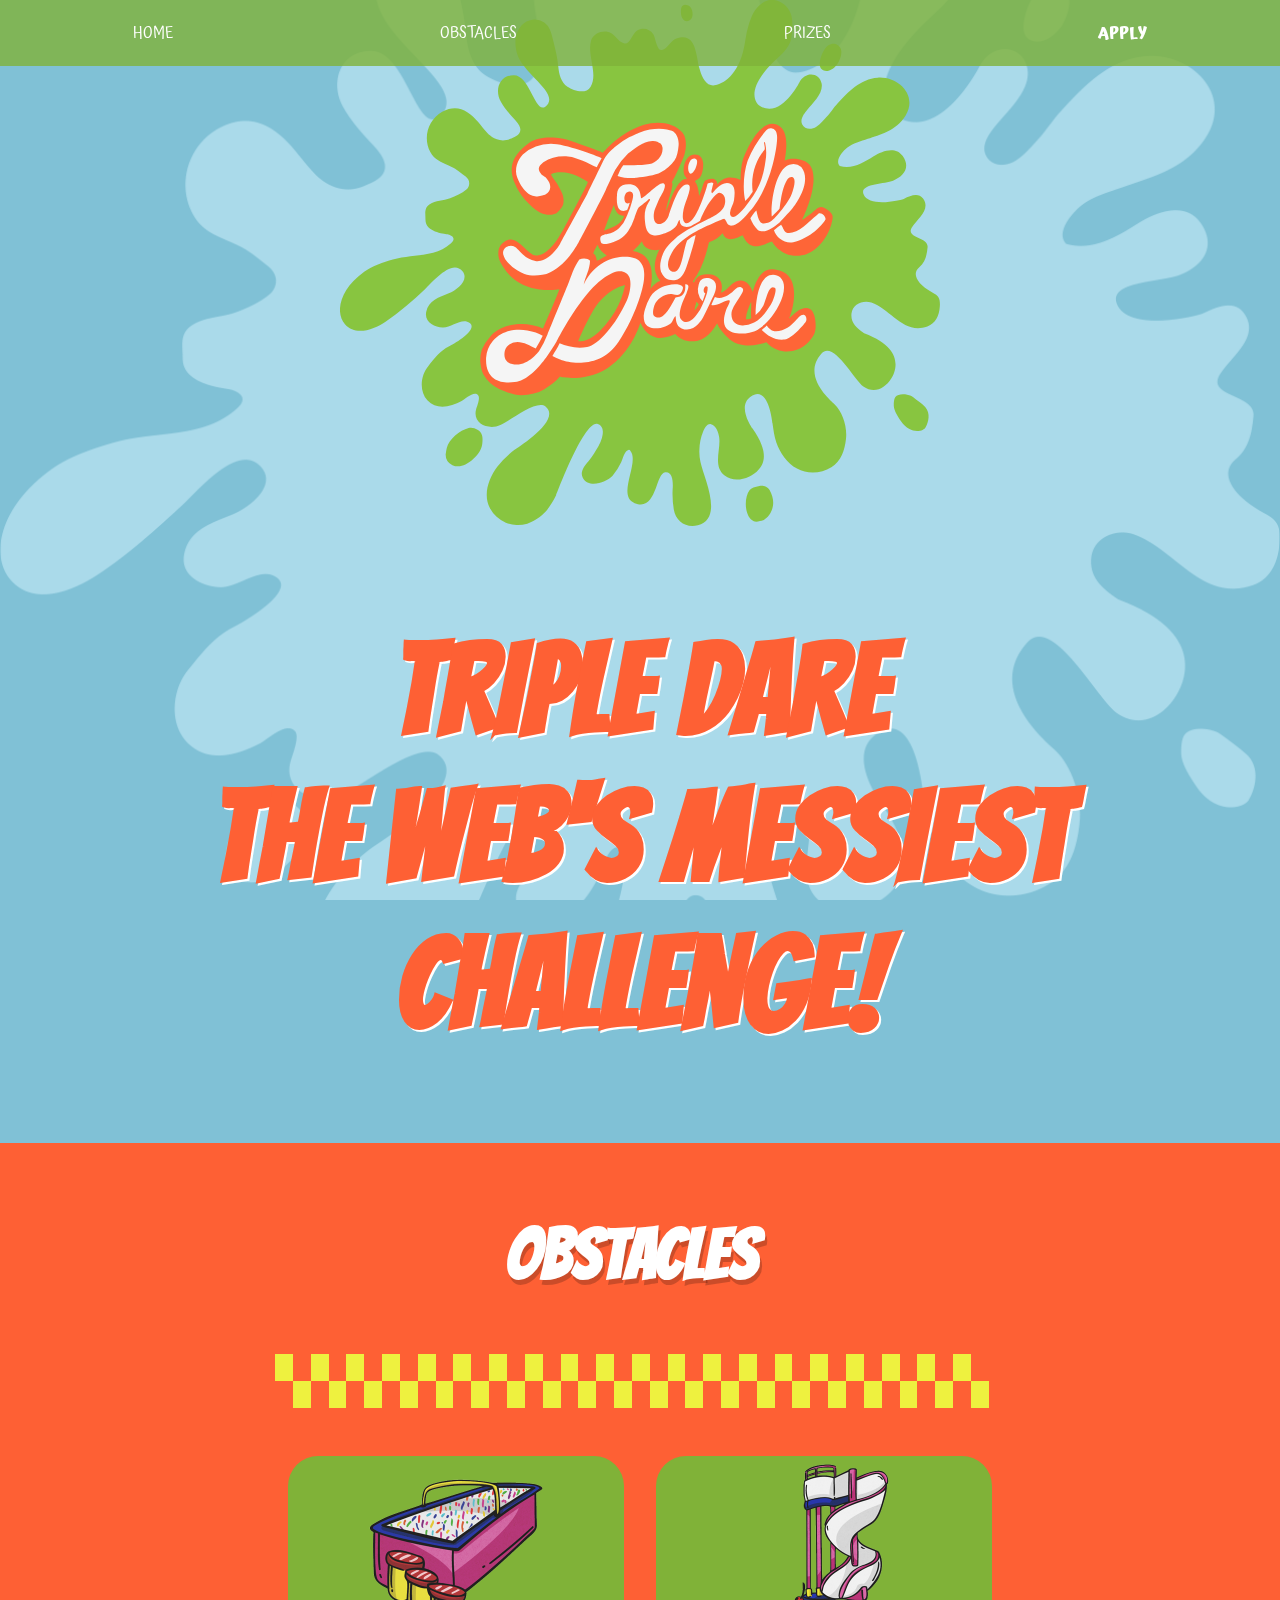
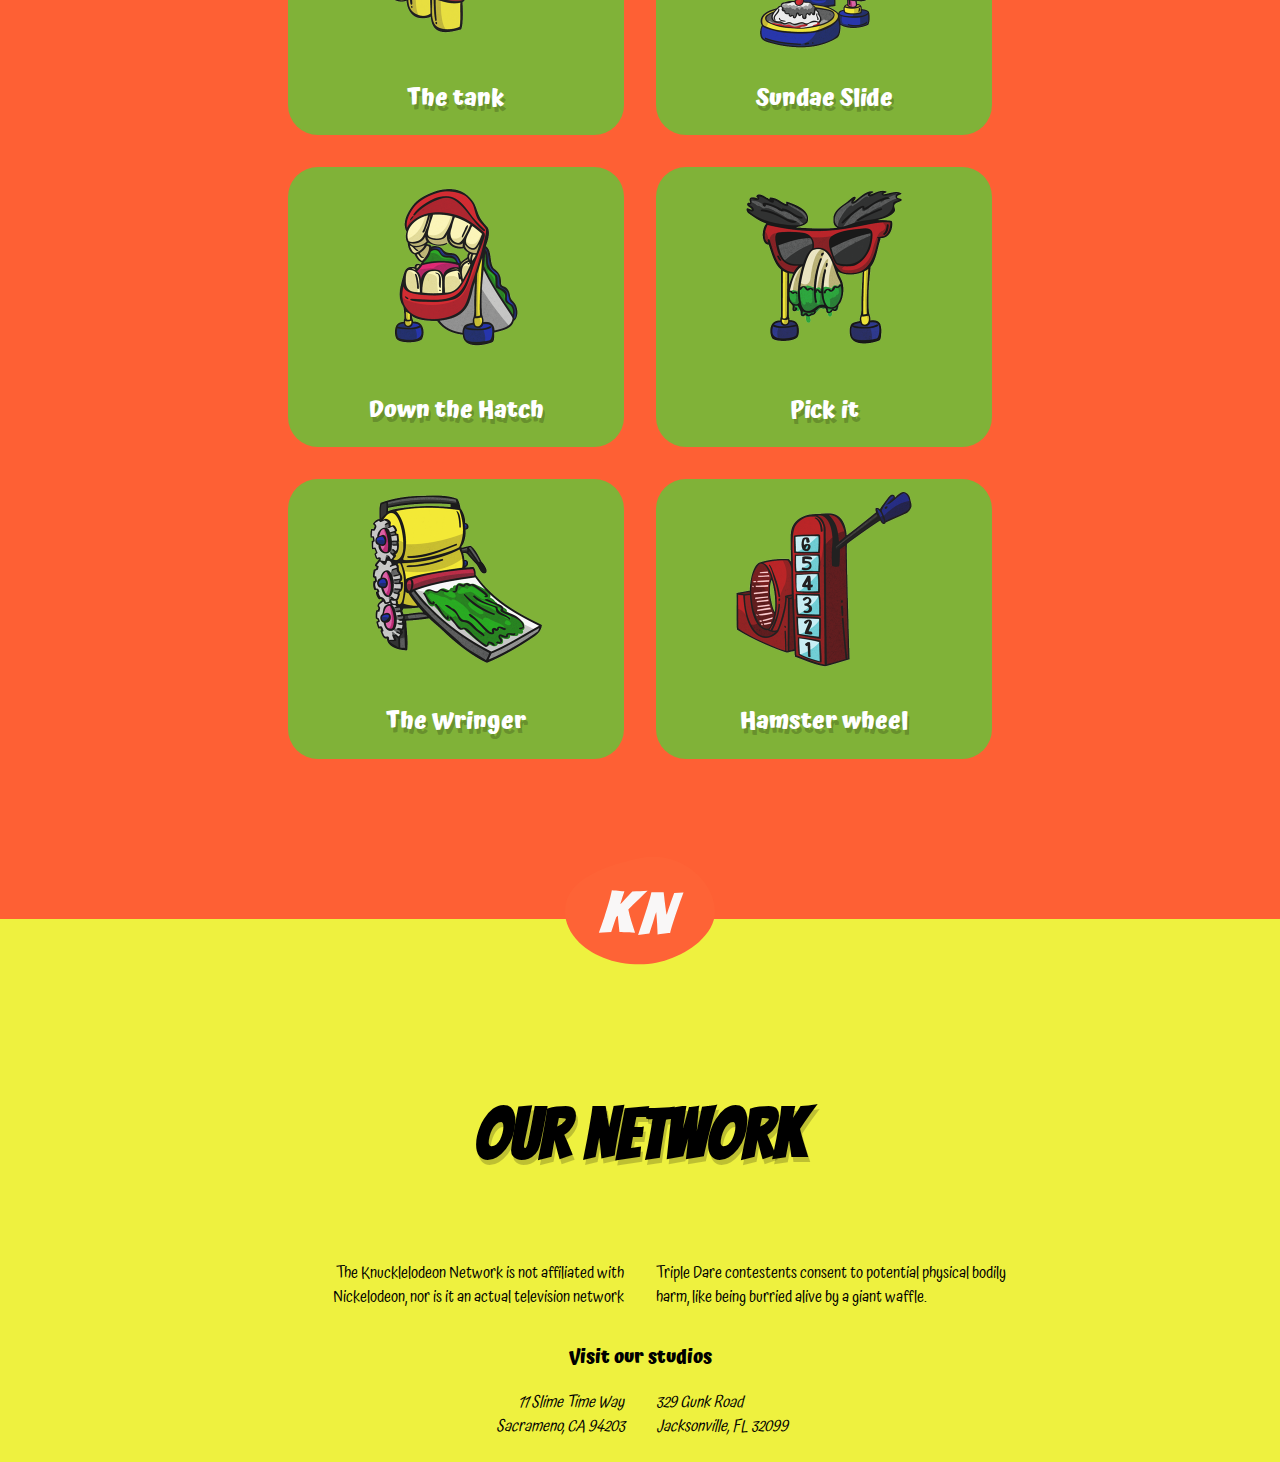
<file: index.html>
<!DOCTYPE html>
<html lang="en">
  <head>
    <meta charset="UTF-8" />
    <meta name="viewport" content="width=device-width, initial-scale=1.0" />
    <title>Triple Dare</title>
    <link rel="stylesheet" href="normalize.css" />
    <link
      href="https://fonts.googleapis.com/css?family=Atma:400,700%7CBangers:400"
      rel="stylesheet"
    />
    <link rel="stylesheet" href="style.css" />
  </head>

  <body>
    <header class="header">
      <!-- Barre de navigation top-->
      <nav>
        <ul>
          <li><a href="#">home</a></li>
          <li><a href="#obstacles">obstacles</a></li>
          <li><a href="prizes.html">prizes</a></li>
          <li><a href="apply.html">apply</a></li>
        </ul>
      </nav>
      <!-- Header logo home page-->
      <div>
        <img src="img/tripledare.svg" alt="Logo Triple Dare" width="600" />
        <h1>Triple Dare<br />The web's messiest challenge!</h1>
      </div>
    </header>
    <!-- Corps principal -->
    <main class="home-main">
      <article id="obstacles" class="obstacles">
        <div class="flex">
          <h2>Obstacles</h2>
          <!-- Ligne du damier -->
          <table>
            <tbody>
              <tr>
                <td></td>
                <td></td>
                <td></td>
                <td></td>
                <td></td>
                <td></td>
                <td></td>
                <td></td>
                <td></td>
                <td></td>
                <td></td>
                <td></td>
                <td></td>
                <td></td>
                <td></td>
                <td></td>
                <td></td>
                <td></td>
                <td></td>
                <td></td>
                <td></td>
                <td></td>
                <td></td>
                <td></td>
                <td></td>
                <td></td>
                <td></td>
                <td></td>
                <td></td>
                <td></td>
                <td></td>
                <td></td>
                <td></td>
                <td></td>
                <td></td>
                <td></td>
                <td></td>
                <td></td>
                <td></td>
                <td></td>
              </tr>
              <tr>
                <td></td>
                <td></td>
                <td></td>
                <td></td>
                <td></td>
                <td></td>
                <td></td>
                <td></td>
                <td></td>
                <td></td>
                <td></td>
                <td></td>
                <td></td>
                <td></td>
                <td></td>
                <td></td>
                <td></td>
                <td></td>
                <td></td>
                <td></td>
                <td></td>
                <td></td>
                <td></td>
                <td></td>
                <td></td>
                <td></td>
                <td></td>
                <td></td>
                <td></td>
                <td></td>
                <td></td>
                <td></td>
                <td></td>
                <td></td>
                <td></td>
                <td></td>
                <td></td>
                <td></td>
                <td></td>
                <td></td>
              </tr>
            </tbody>
          </table>
          <!-- Contenu principal-->
          <ul class="all-obstacles">
            <li>
              <img
                src="img/tankk.png"
                width="200"
                height="200"
                alt="Pink Tank"
              />
              <h3 class="obstacle-title"><a href="#">The tank</a></h3>
            </li>
            <li>
              <img
                src="img/slide.png"
                width="200"
                height="200"
                alt="Ice slide"
              />
              <h3 class="obstacle-title">
                <a href="#">Sundae Slide</a>
              </h3>
            </li>
            <li>
              <img
                src="img/hatch.png"
                width="200"
                height="200"
                alt="mouth slide"
              />
              <h3 class="obstacle-title"><a href="#">Down the Hatch</a></h3>
            </li>
            <li>
              <img
                src="img/pickit.png"
                width="200"
                height="200"
                alt="funny glasses"
              />
              <h3 class="obstacle-title"><a href="#">Pick it</a></h3>
            </li>
            <li>
              <img
                src="img/wringer.png"
                width="200"
                height="200"
                alt="yellow roll"
              />
              <h3 class="obstacle-title"><a href="#">The Wringer</a></h3>
            </li>
            <li>
              <img
                src="img/hwheel.png"
                width="200"
                height="200"
                alt="red Wheel"
              />
              <h3 class="obstacle-title"><a href="#">Hamster wheel</a></h3>
            </li>
          </ul>
        </div>
      </article>
    </main>

    <!-- Footer home bottom -->
    <footer>
        <div class="flex-foot">
          <img class="logo" src="img/kn.svg" alt="logo kn" width="150" />
        </div>
          <h2>Our Network</h2>
          <div class="foot-p">
            <p class="p1">
              The Knucklelodeon Network is not affiliated with Nickelodeon, nor is
              it an actual television network
            </p>
            <p class="p2">
              Triple Dare contestents consent to potential physical bodily harm,
              like being burried alive by a giant waffle.
            </p>
          </div>
            <h3>Visit our studios</h3>
            <div class="foot-p">
              <address class="p1">
                11 Slime Time Way<br />
                Sacrameno, CA 94203
              </address>
              <address class="p2">
                329 Gunk Road<br />
                Jacksonville, FL 32099
              </address>
            </div>
          </div> 
     </footer>


  </body>
</html>
</file>
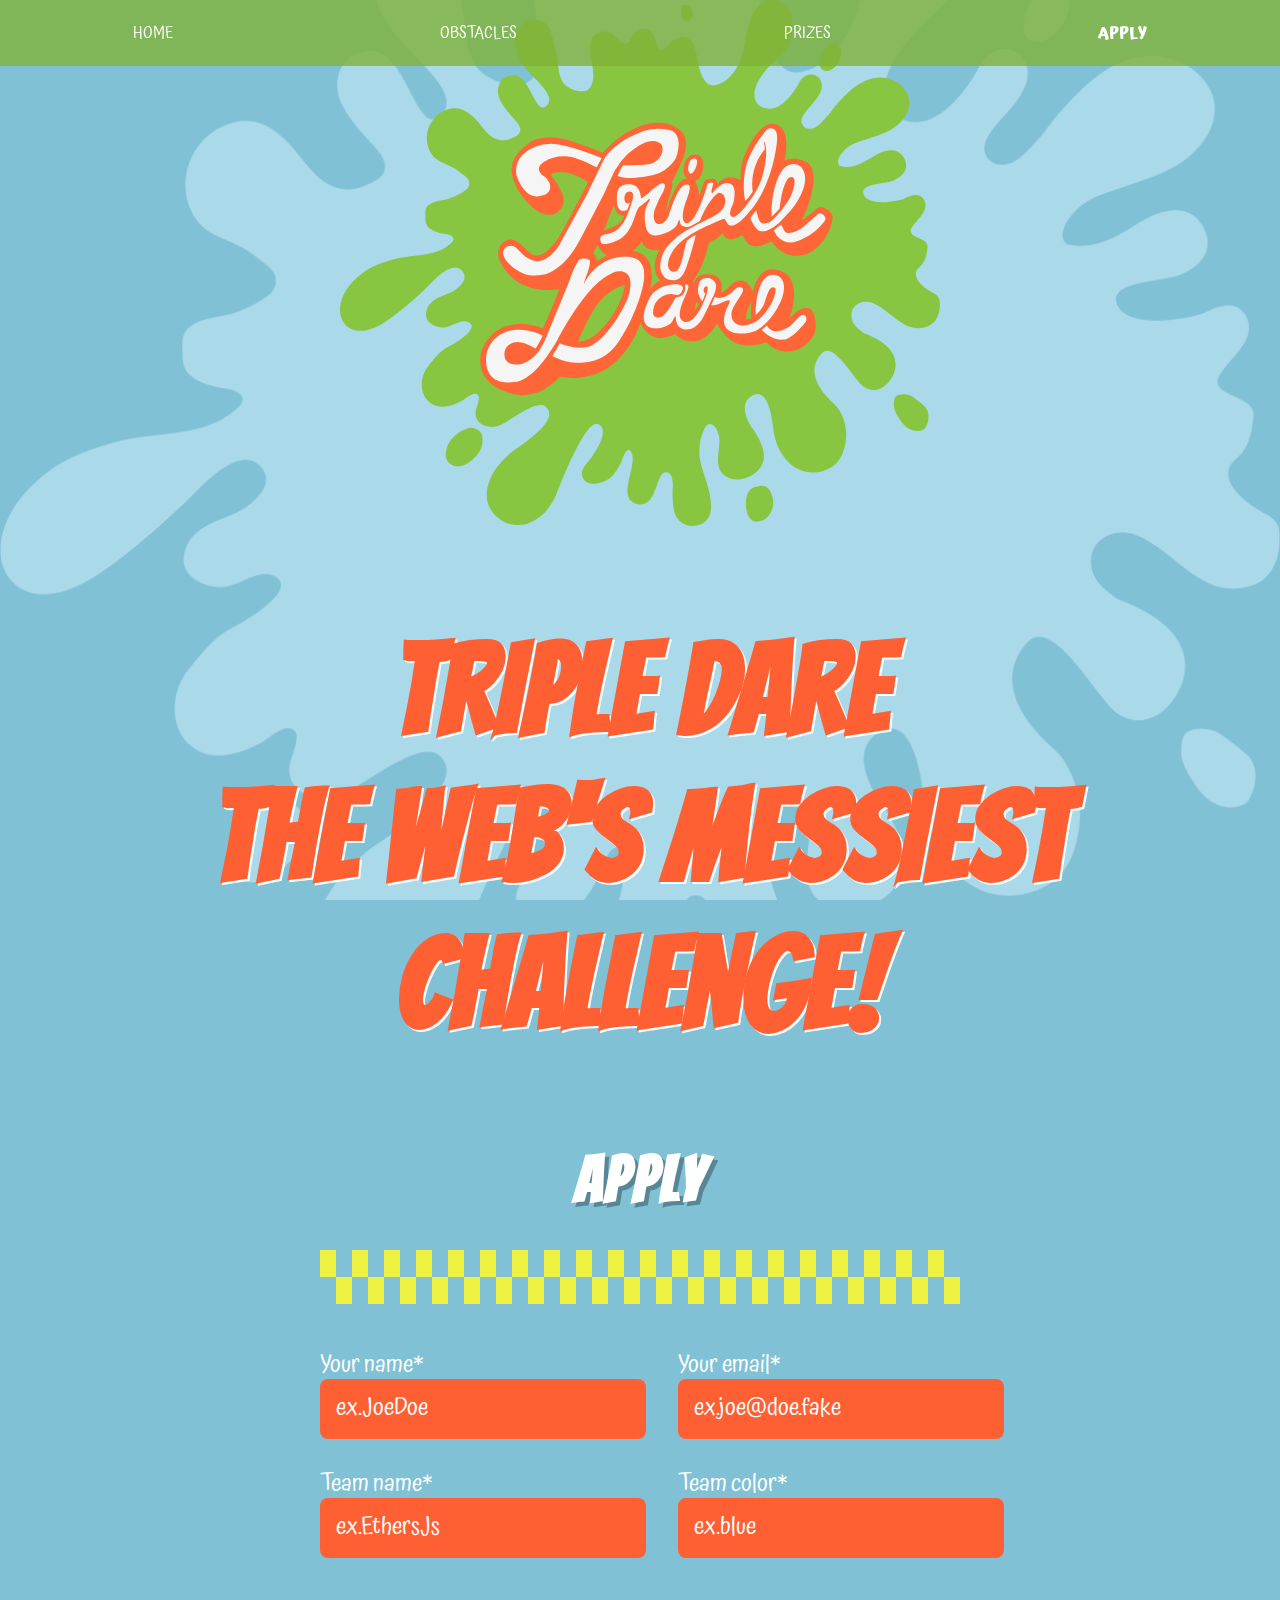
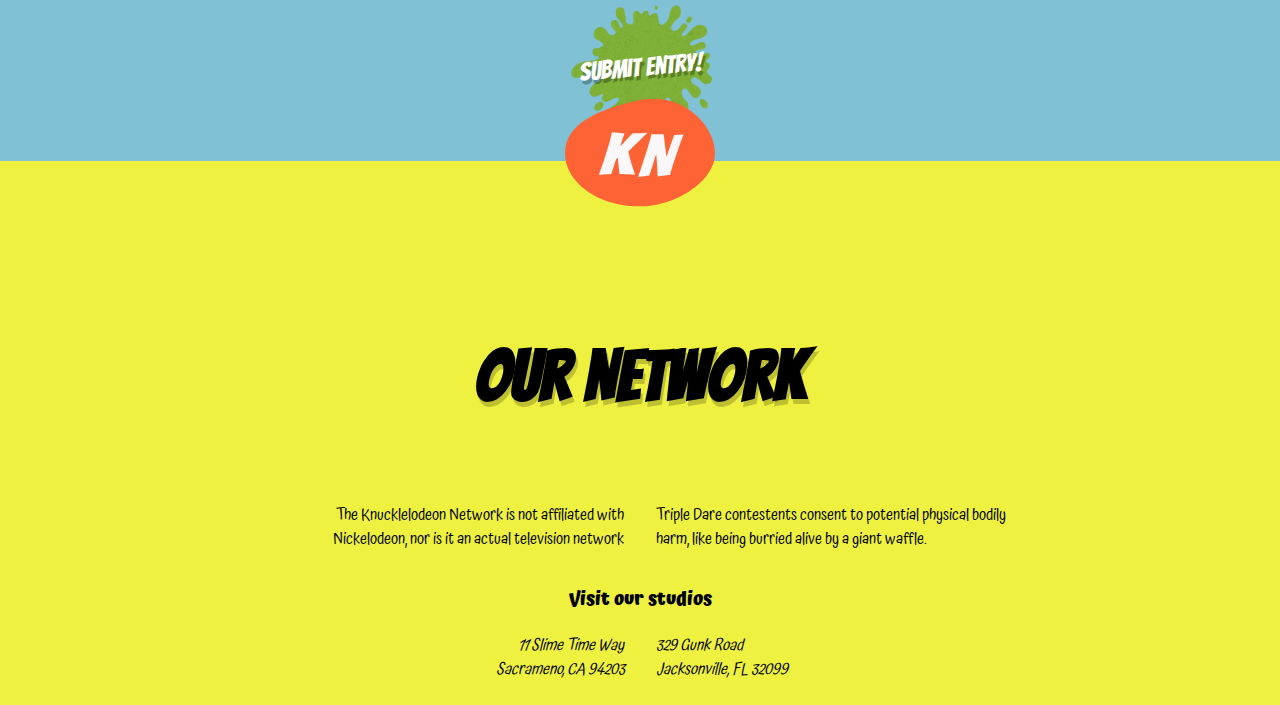
<file: apply.html>
<!DOCTYPE html>
<html lang="en">
  <head>
    <meta charset="UTF-8" />
    <meta name="viewport" content="width=device-width, initial-scale=1.0" />
    <title>Triple Dare</title>
    <link rel="stylesheet" href="normalize.css" />
    <link
      href="https://fonts.googleapis.com/css?family=Atma:400,700%7CBangers:400"
      rel="stylesheet"
    />
    <link rel="stylesheet" href="style.css" />
  </head>

  <body>
    <header class="header">
      <!-- Barre de navigation top-->
      <nav>
        <ul>
          <li><a href="/">home</a></li>
          <li><a href="/#obstacles">obstacles</a></li>
          <li><a href="prizes.html">prizes</a></li>
          <li><a href="#">apply</a></li>
        </ul>
      </nav>
      <!-- Header logo home page-->
      <div>
        <img src="img/tripledare.svg" alt="Logo Triple Dare" width="600" />
        <h1>Triple Dare<br />The web's messiest challenge!</h1>
      </div>
    </header>



    
  <!-- !!! Code HTML APPLY !!! -->

  <body class="apply-body">
    <main class="apply-main">
      <form action="#" method="GET">
        <h2 class="apply-title">APPLY</h2>
        <!-- Ligne du damier -->
        <table class="apply-chess">
            <tbody>
              <tr>
                <td></td>
                <td></td>
                <td></td>
                <td></td>
                <td></td>
                <td></td>
                <td></td>
                <td></td>
                <td></td>
                <td></td>
                <td></td>
                <td></td>
                <td></td>
                <td></td>
                <td></td>
                <td></td>
                <td></td>
                <td></td>
                <td></td>
                <td></td>
                <td></td>
                <td></td>
                <td></td>
                <td></td>
                <td></td>
                <td></td>
                <td></td>
                <td></td>
                <td></td>
                <td></td>
                <td></td>
                <td></td>
                <td></td>
                <td></td>
                <td></td>
                <td></td>
                <td></td>
                <td></td>
                <td></td>
                <td></td>
              </tr>
              <tr>
                <td></td>
                <td></td>
                <td></td>
                <td></td>
                <td></td>
                <td></td>
                <td></td>
                <td></td>
                <td></td>
                <td></td>
                <td></td>
                <td></td>
                <td></td>
                <td></td>
                <td></td>
                <td></td>
                <td></td>
                <td></td>
                <td></td>
                <td></td>
                <td></td>
                <td></td>
                <td></td>
                <td></td>
                <td></td>
                <td></td>
                <td></td>
                <td></td>
                <td></td>
                <td></td>
                <td></td>
                <td></td>
                <td></td>
                <td></td>
                <td></td>
                <td></td>
                <td></td>
                <td></td>
                <td></td>
                <td></td>
              </tr>
            </tbody>
          </table>

        <div class="field">
          <p>
            <label for="name-field"> Your name* </label>
            <input
              id="name-field"
              type="text"
              name="name"
              placeholder="ex.JoeDoe"
              pattern="[a-z]{*}"
              required
            />
          </p>

          <p>
            <label for="email-field">Your email*</label>
            <input
              id="email-field"
              type="email"
              name="email"
              placeholder="ex.joe@doe.fake"
              pattern="[/S][@]{*}"
              required
            />
          </p>

          <p>
            <label for="teamname-field">Team name*</label>
            <input
              id="teamname-field"
              type="text"
              name="teamname"
              placeholder="ex.EthersJs"
              pattern="[a-z]{*}"
              required
            />
          </p>

          <p>
            <label for="teamcolor-field"> Team color*</label>
            <input
              id="teamcolor-field"
              type="text"
              name="teamcolor"
              placeholder="ex.blue"
              pattern="[a-z]{*}"
              required
            />
          </p>
        </div>
        <div class="submit-apply">
          <button type="submit">submit entry!</button>
        </div>
      </form>
    </main>

    <!-- !!! Code HTML APPLY !!! -->




    <!-- Footer home bottom -->
    <footer>
      <div class="flex-foot">
        <img class="logo" src="img/kn.svg" alt="logo kn" width="150" />
      </div>
        <h2>Our Network</h2>
        <div class="foot-p">
          <p class="p1">
            The Knucklelodeon Network is not affiliated with Nickelodeon, nor is
            it an actual television network
          </p>
          <p class="p2">
            Triple Dare contestents consent to potential physical bodily harm,
            like being burried alive by a giant waffle.
          </p>
        </div>
          <h3>Visit our studios</h3>
          <div class="foot-p">
            <address class="p1">
              11 Slime Time Way<br />
              Sacrameno, CA 94203
            </address>
            <address class="p2">
              329 Gunk Road<br />
              Jacksonville, FL 32099
            </address>
          </div>
        </div> 
   </footer>

   
    </body>
  </html>
</file>
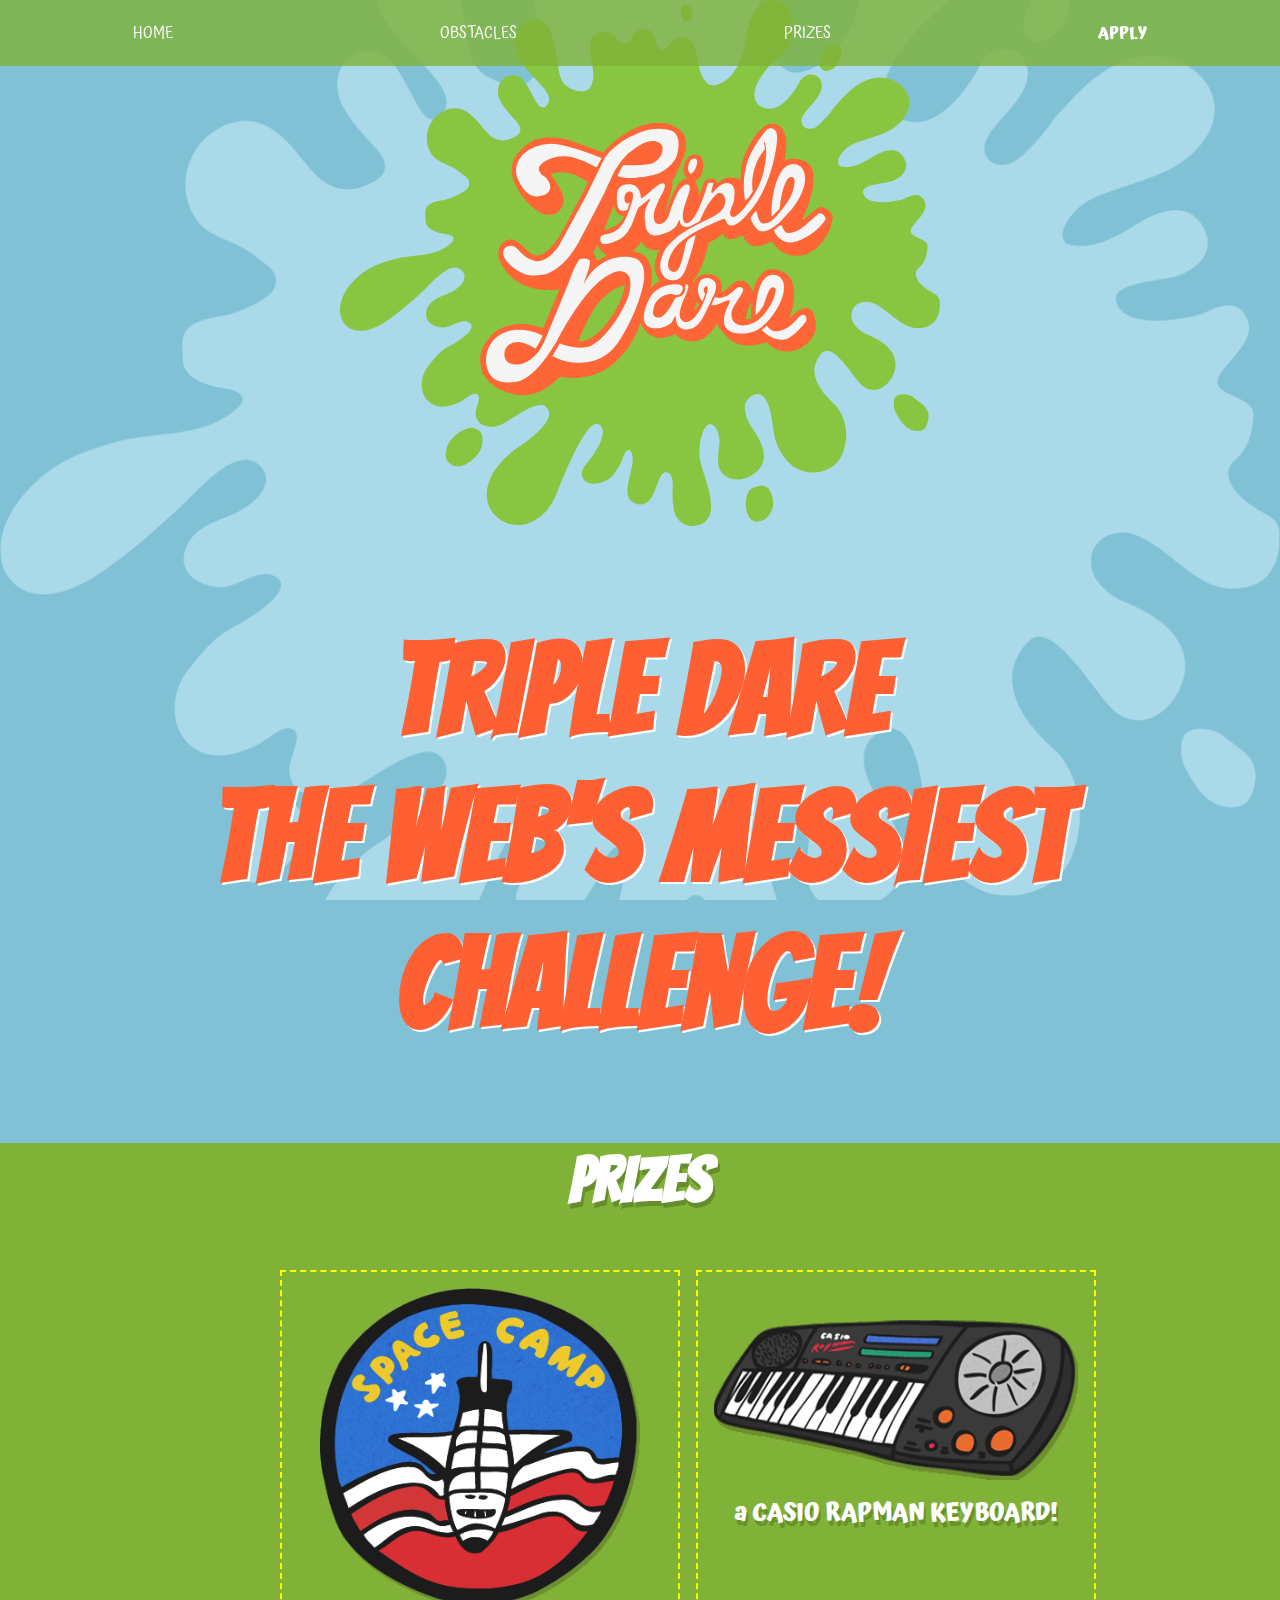
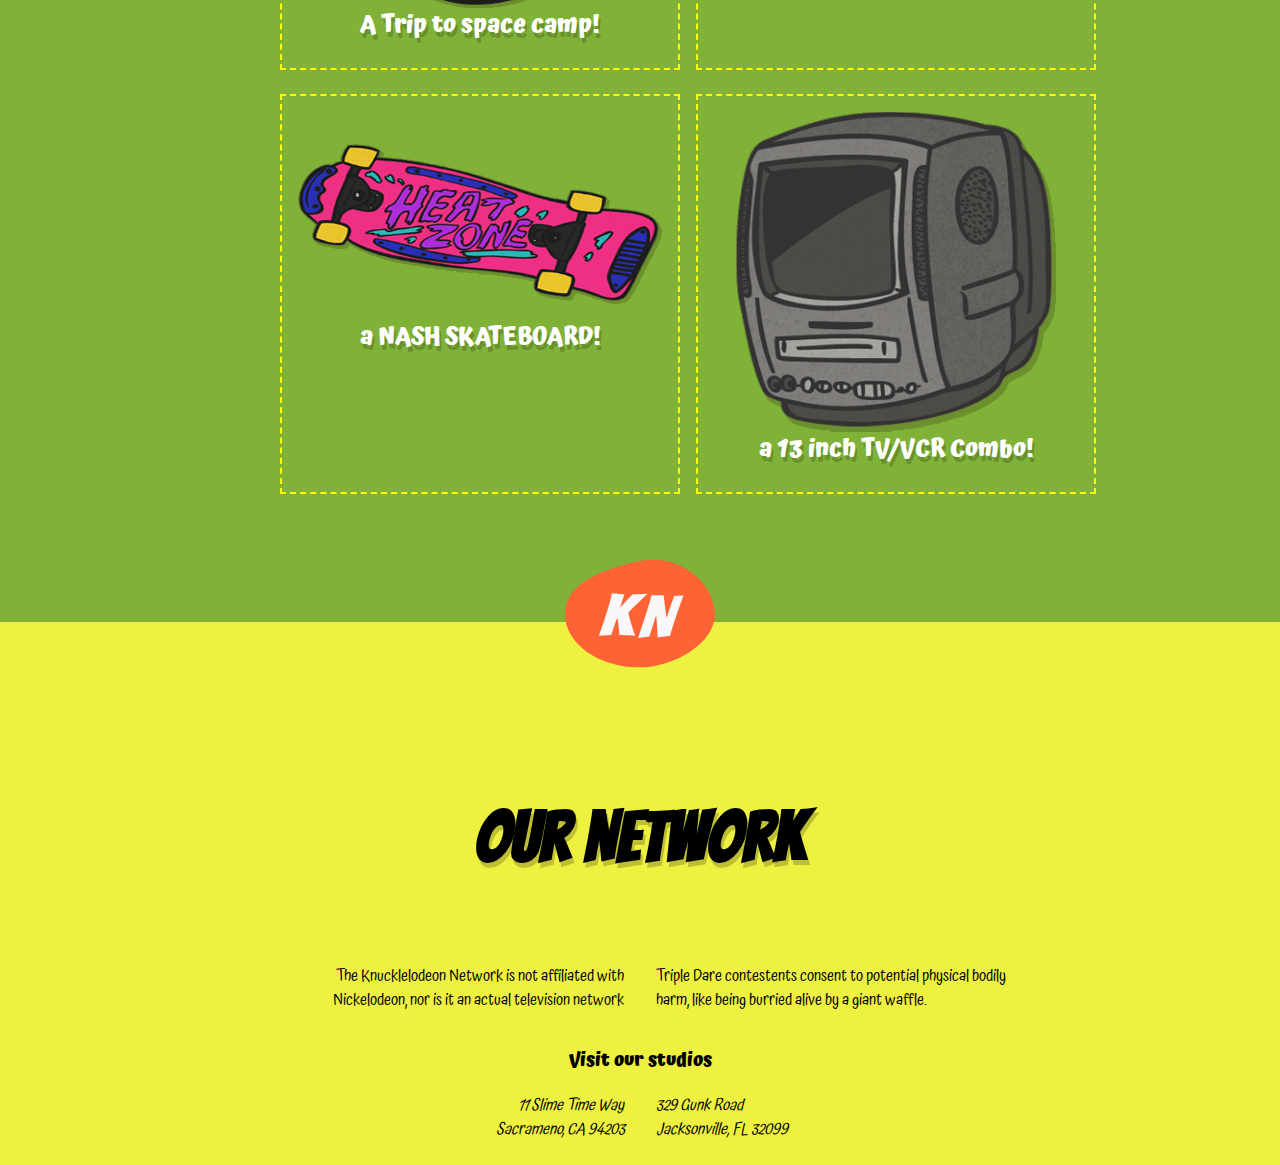
<file: prizes.html>
<!DOCTYPE html>
<html lang="en">
  <head>
    <meta charset="UTF-8" />
    <meta name="viewport" content="width=device-width, initial-scale=1.0" />
    <title>Triple Dare</title>
    <link rel="stylesheet" href="normalize.css" />
    <link
      href="https://fonts.googleapis.com/css?family=Atma:400,700%7CBangers:400"
      rel="stylesheet"
    />
    <link rel="stylesheet" href="style.css" />
  </head>

  <body>
    <header class="header">
      <!-- Barre de navigation top-->
      <nav>
        <ul>
          <li><a href="/">home</a></li>
          <li><a href="/#obstacles">obstacles</a></li>
          <li><a href="#">prizes</a></li>
          <li><a href="apply.html">apply</a></li>
        </ul>
      </nav>
      <!-- Header logo home page-->
      <div>
        <img src="img/tripledare.svg" alt="Logo Triple Dare" width="600" />
        <h1>Triple Dare<br />The web's messiest challenge!</h1>
      </div>
    </header>

    <!-- Corp principal prizes page-->

    <main class="main-prizes">



      <h2 class="h2">Prizes</h2>

  
      <ul class="prizes-list">
        <li class="li">
          <img
            class="img"
            src="img/spacecamp.png"
            width="200"
            height="200"
            alt="Fusée"
          />
  
          <h3 class="h3">A Trip to space camp!</h3>
        </li>
  
        <li class="li">
          <img
            class="key"
            src="img/keyboard.png"
            width="200"
            height="200"
            alt="keyboard"
          />
          <h3 class="h3">a CASIO RAPMAN KEYBOARD!</h3>
        </li>
  
        <li class="li">
          <img
            class="skate"
            src="img/heatzone.png"
            width="200"
            height="200"
            alt="Skate"
          />
          <h3 class="h3">a NASH SKATEBOARD!</h3>
        </li>
  
        <li class="li">
          <img class="img" src="img/tv.png" width="200" height="200" alt="TV" />
          <h3 class="h3">a 13 inch TV/VCR Combo!</h3>
        </li>
      </ul>
    </main>
  </html>
  

    <!-- Footer home bottom -->
    <footer>
      <div class="flex-foot">
        <img class="logo" src="img/kn.svg" alt="logo kn" width="150" />
      </div>
        <h2>Our Network</h2>
        <div class="foot-p">
          <p class="p1">
            The Knucklelodeon Network is not affiliated with Nickelodeon, nor is
            it an actual television network
          </p>
          <p class="p2">
            Triple Dare contestents consent to potential physical bodily harm,
            like being burried alive by a giant waffle.
          </p>
        </div>
          <h3>Visit our studios</h3>
          <div class="foot-p">
            <address class="p1">
              11 Slime Time Way<br />
              Sacrameno, CA 94203
            </address>
            <address class="p2">
              329 Gunk Road<br />
              Jacksonville, FL 32099
            </address>
          </div>
        </div> 
   </footer>
   
  </body>
</html>
</file>
<file: style.css>
:root {
  --yellow: #eef13f;
  --orange: hsl(13, 99%, 60%);
  --green: #80b238;
  --blue: #80c1d6;
}

* {
  box-sizing: border-box;
}

img {
  max-width: 100%;
  height: auto;
}

/* --- Header home logo --- */
body {
  font-family: Atma, Bangers, sans-serif;
  background-image: url("img/blue-splash.png");
  background-color: var(--blue);
  background-size: cover;
  background-position: center center;
  background-attachment: fixed;
}

header {
  min-height: 100vh;
}

header div {
  text-align: center;
}

header h1 {
  color: var(--orange);
  font-size: 8rem;
  text-transform: uppercase;
  font-family: Bangers;
  text-shadow: 2px 2px 0px white;
}

/* --- Barre de navigation top --- */
nav {
  background: rgba(128, 178, 56, 0.8);
  position: fixed;
  left: 0;
  right: 0;
  z-index: 100;
}

nav ul {
  margin: auto;
  padding: 0;
  list-style: none;
  display: flex;
  justify-content: space-around;
}

nav a {
  padding: 1.5rem 1rem;
  text-transform: uppercase;
  display: block;
  text-decoration: none;
  color: white;
  transition: 0.5s;
}

nav li:last-child {
  font-weight: bold;
}

nav li:nth-child(2n) a:hover {
  transform: scale(1.5) rotate(5deg);
}

nav li:nth-child(2n + 1) a:hover {
  transform: scale(1.5) rotate(5deg);
}

/* --- All Obstacles --- */

.home-main {
  background-color: var(--orange);
  margin-top: 0;
  color: white;
  text-shadow: rgba(0, 0, 0, 0.2) 0.125rem 0.3125rem;
  padding-top: 3rem;
  padding-bottom: 10rem;
  padding-right: 3rem;
  margin-right: -2rem;
}

h2 {
  font-family: "Bangers", cursive;
  font-size: 4.375rem;
  font-weight: bold;
  text-transform: uppercase;
  text-shadow: rgba(0, 0, 0, 0.2) 0.125rem 0.3125rem;
  margin-top: 1.5rem;
}

.all-obstacles {
  display: grid;
  grid-template-columns: repeat(auto-fit, minmax(200px, 1fr));
  padding: 24px;
  margin: 0 250px;
  gap: 2rem;
}

@media (min-width: 375px) {
  .all-obstacles {
    grid-template-columns: repeat(1, 1fr);
  }
}

@media (min-width: 1280px) and (max-width: 1440px) {
  .all-obstacles {
    grid-template-columns: repeat(2, 1fr);

    margin: 0 -1rem 0 0rem;
    padding: 0 18rem;
  }
}

@media (min-width: 1440px) and (max-width: 1920px) {
  .all-obstacles {
    grid-template-columns: repeat(3, 1fr);
    margin: 0 4rem 0 4rem;
    padding: 0 180px;
  }
}

@media (min-width: 1920px) and (max-width: 2560px) {
  .all-obstacles {
    grid-template-columns: repeat(3, 1fr);
    margin: 0 4rem 0 4rem;
    padding: 0 440px;
  }
}

@media (min-width: 2560px) {
  .all-obstacles {
    grid-template-columns: repeat(3, 1fr);
    margin: 0 4rem 0 4rem;
    padding: 0 751px;
  }
}
.all-obstacles li {
  background-color: var(--green);
  border-radius: 30px;
  font-size: 1.25rem;
  text-align: center;
  color: white;
  padding: 0 48px;
}

h3 a {
  text-decoration: none;
  color: white;
}

ul,
li {
  list-style-type: none;
}

.flex ul li:hover {
  background-color: var(--yellow);
}

.flex ul li:hover a {
  color: var(--orange);
}
article h2 {
  text-align: center;
}

/* --- Ligne du damier home page --- */
table {
  margin: 2rem auto;
  border-spacing: 0;
}

td {
  width: 3vmin;
  height: 3vmin;
}

tr:nth-child(odd) td:nth-child(odd),
tr:nth-child(even),
td:nth-child(even) {
  background-color: var(--yellow);
}

tr:nth-child(odd) td:nth-child(even),
tr:nth-child(even) td:nth-child(odd) {
  background-color: var(--orange);
}

@media (min-width: 768px) {
  table,
  tbody,
  td,
  tr {
    margin: 3rem 70px;
  }
}

@media (min-width: 1280px) {
  table,
  tbody,
  td,
  tr {
    margin: 3rem 275px;
  }
}

@media (min-width: 1440px) {
  table,
  tbody,
  td,
  tr {
    margin: 3rem 250px;
  }
}

@media (min-width: 1920px) {
  table,
  tbody,
  td,
  tr {
    margin: 3rem 500px;
  }
}

@media (min-width: 2560px) {
  table,
  tbody,
  td,
  tr {
    margin: 3rem 820px;
  }
}

/* ------ page prizes ------ */

.main-prizes {
  margin: auto auto;
  background-color: var(--green);
}

.h2 {
  font-family: Bangers;
  font-size: 4rem;
  text-align: center;

  color: white;
  text-shadow: rgba(0, 0, 0, 0.2) 2px 5px;
}
.h3 {
  font-family: Atma;
  font-size: 1.5rem;
  bottom: 1rem;

  text-align: center;
  text-shadow: rgba(0, 0, 0, 0.2) 2px 5px;
  color: white;
}

.img {
  height: 20rem;
  width: 20rem;
  margin-top: 3rem;
}
.prizes-list,
.li,
.h3 {
  list-style-type: none;
  text-decoration: none;
}

.prizes-list {
  display: grid;
  grid-template-columns: repeat(2, 1fr);
  grid-gap: 0.5rem 1rem;
  margin: auto auto;
  padding-bottom: 7rem;
  max-width: 50rem;
}

.prizes-list .li {
  padding: 0 1rem;
  margin-bottom: 1rem;
  height: 25rem;
  width: 25rem;
  text-align: center;
  border: 0.15rem dashed yellow;
  position: relative;
}

.prizes-list .li .img,
.h3 {
  text-align: center;
  margin-bottom: -1rem;
  margin-top: 1rem;
}

.li:hover .img,
.li:hover .key,
.li:hover .skate {
  transform: rotate(360deg) scale(1.05);
  transition: 0.6s;
}

.key,
.skate {
  width: 25rem;
  height: 10rem;
  margin-top: 3rem;
}

.all-obstacles li {
  background-color: var(--green);
  border-radius: 30px;
  font-size: 1.25rem;
  text-align: center;
  color: white;
  padding: 0 48px;
}

h3 a {
  text-decoration: none;
  color: white;
}

ul,
li {
  list-style-type: none;
}

.flex ul li:hover {
  background-color: var(--yellow);
}

.flex ul li:hover a {
  color: var(--orange);
}
article h2 {
  text-align: center;
}

/* ---------- footer ---------- */
footer {
  background-color: var(--yellow);
  text-align: center;
  line-height: 1.5;
  margin-top: 0;
  padding: 24px;
  position: relative;
}

.flex-foot {
  display: block;
}
.logo {
  position: static;
  top: 50%;
  left: 50%;
  transform: translate(0%, -80%);
}
.foot-p {
  display: grid;
  grid-template-columns: repeat(auto-fit, minmax(200px, 1fr));
  grid-column: 1 / span 3;
  justify-content: center;
  gap: 2rem;
  padding: 0 250px;
}

.foot-h2 {
  font-family: "Bangers", cursive;
  font-size: 50px;
  font-weight: bold;
  text-transform: uppercase;
  text-shadow: rgba(0, 0, 0, 0.2) 2px 5px;
  margin-top: 1.5rem;
}

.p1 {
  text-align: right;
}

.p2 {
  text-align: left;
}
*/
/* -------------- CODE CSS PAGE APPLY ----------------- */

.apply-main {
  background: var(--blue);
  margin: 0;
  padding-top: 3rem;
  padding-bottom: 3rem;
}

/* ^_^ Titre : APPLY ^_^ */

.apply-title {
  text-align: center;
  font-family: Bangers;
  color: #fff;
  font-size: 4.06rem;
  letter-spacing: 0.15rem;
  text-shadow: rgba(0, 0, 0, 0.3) 0.25rem 0.25rem;
  margin: 0;
}

/* ^_^ Formulaire ^_^ */

form {
  max-width: 50vw;
  margin: auto;
}

.field {
  display: grid;
  grid-template-columns: repeat(2, 1fr);
  gap: 0 2rem;
}

p {
  display: flex;
  flex-direction: column;
}

label {
  font-size: 1.5rem;
  color: #fff;
  margin: 0;
}

input {
  background: var(--orange);
  font-size: 1.5rem;
  font-family: Atma;
  border-radius: 0.5rem;
  padding: 1rem;
  border: none;
}

input:focus {
  background: var(--yellow);
  color: var(--orange);
}

::placeholder {
  color: #fff;
}

/* ^_^ Bouton de validation ^_^ */

.submit-apply {
  text-align: center;
  margin: 1.5rem;
}

.submit-apply button {
  background: none;
  background-image: url(/img/submit_bg.png);
  background-repeat: no-repeat;
  background-position: center center;
  background-size: 8.75rem 7.81rem;
  padding: 3.43rem 2.188rem;
  border: 0;
  font-size: 1.58rem;
  font-family: Bangers;
  color: #fff;
  text-shadow: rgba(0, 0, 0, 0.3) 0.125rem 0.25rem;
  transform: rotate(-5deg);
  transition: 0.5s;
}

.submit-apply button:hover {
  transform: scale(1.5) rotate(0deg);
}

/* ^_^ Ligne de damier page apply ^_^ */

.apply-chess {
  margin: 2rem auto;
  border-spacing: 0;
}

.apply-chess td {
  width: 3vmin;
  height: 3vmin;
}

.apply-chess tr:nth-child(odd) td:nth-child(odd),
.apply-chess tr:nth-child(even),
td:nth-child(even) {
  background-color: var(--yellow);
}

.apply-chess tr:nth-child(odd) td:nth-child(even),
.apply-chess tr:nth-child(even) td:nth-child(odd) {
  background-color: var(--blue);
}

/*~~~~~~~ CODE CSS PAGE APPLY ~~~~~~~*/
</file>
